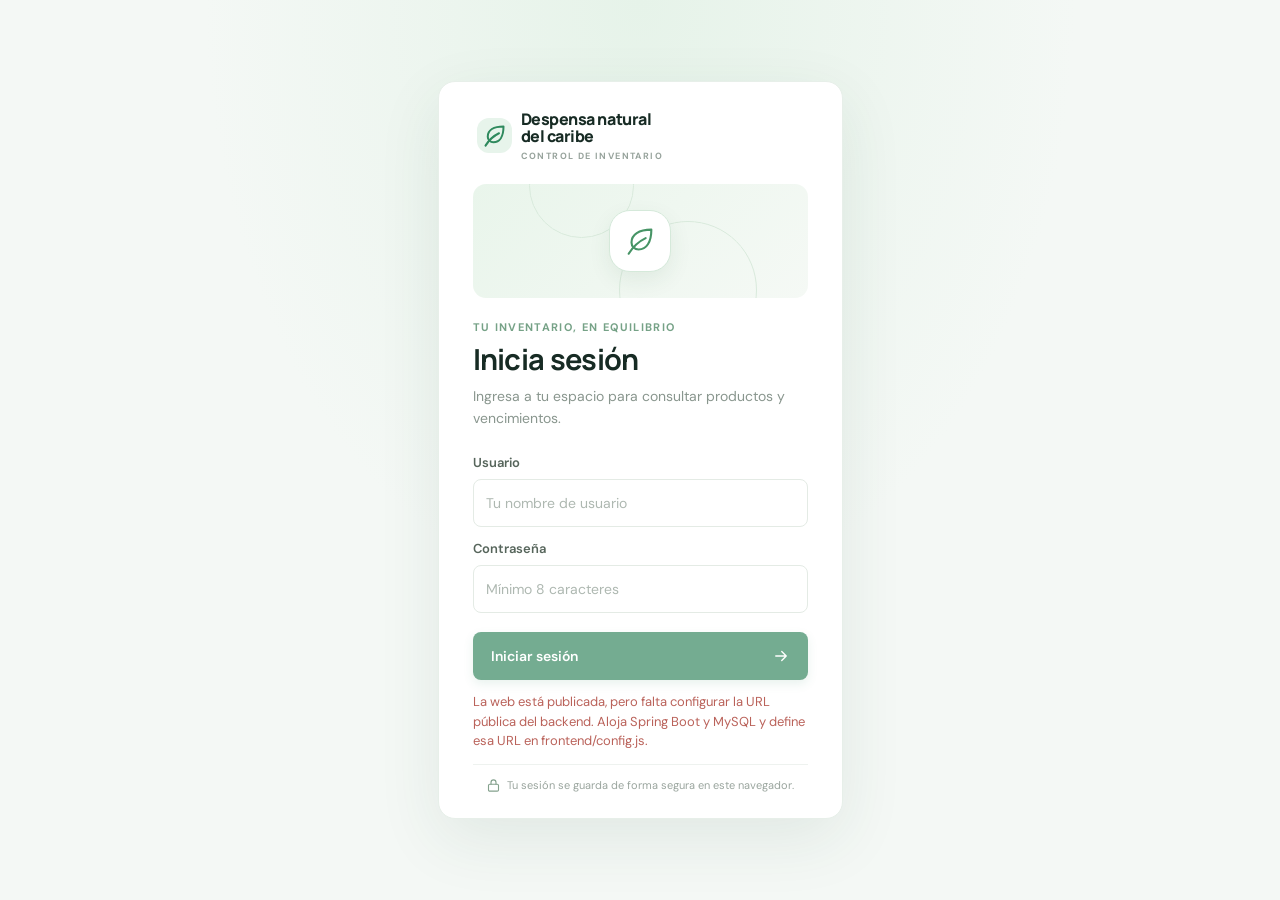
<file: frontend/index.html>
<!doctype html>
<html lang="es">
<head>
  <meta charset="UTF-8" />
  <meta name="viewport" content="width=device-width, initial-scale=1.0" />
  <meta name="theme-color" content="#f4f8f5" />
  <meta name="description" content="Panel de inventario y control de vencimientos por lote." />
  <title>Despensa natural del caribe | Control de inventario</title>
  <link rel="preconnect" href="https://fonts.googleapis.com" />
  <link rel="preconnect" href="https://fonts.gstatic.com" crossorigin />
  <link href="https://fonts.googleapis.com/css2?family=DM+Sans:wght@400;500;600;700&family=Manrope:wght@400;500;600;700;800&display=swap" rel="stylesheet" />
  <link rel="stylesheet" href="styles.css" />
  <link rel="stylesheet" href="management.css" />
  <script src="config.js"></script>
  <script src="app.js" defer></script>
</head>
<body>
  <main class="auth-gate" id="auth-gate" aria-labelledby="auth-title">
    <section class="auth-card">
      <a class="brand auth-brand" href="#inicio" aria-label="Despensa natural del caribe, control de inventario">
        <span class="brand-mark"><svg class="icon" viewBox="0 0 24 24" aria-hidden="true"><path d="M20 4c-8.8 0-14 3.4-14 9a5 5 0 0 0 5 5c5.6 0 9-5.2 9-14Z"/><path d="M4 21c3.2-5.2 7-8.6 12-11"/></svg></span>
        <span class="brand-name">Despensa natural<br>del caribe<small>CONTROL DE INVENTARIO</small></span>
      </a>
      <div class="auth-illustration" aria-hidden="true"><span class="auth-leaf"><svg class="icon" viewBox="0 0 24 24"><path d="M20 4c-8.8 0-14 3.4-14 9a5 5 0 0 0 5 5c5.6 0 9-5.2 9-14Z"/><path d="M4 21c3.2-5.2 7-8.6 12-11"/></svg></span><span class="auth-orbit orbit-one"></span><span class="auth-orbit orbit-two"></span></div>
      <p class="eyebrow" id="auth-kicker">TU INVENTARIO, EN EQUILIBRIO</p>
      <h1 id="auth-title">Inicia sesión</h1>
      <p class="auth-copy" id="auth-copy">Ingresa a tu espacio para consultar productos y vencimientos.</p>
      <form id="auth-form" class="auth-form">
        <label for="auth-username">Usuario</label>
        <input id="auth-username" name="username" type="text" autocomplete="username" minlength="3" maxlength="50" required placeholder="Tu nombre de usuario" />
        <label for="auth-password">Contraseña</label>
        <input id="auth-password" name="password" type="password" autocomplete="current-password" minlength="8" maxlength="128" required placeholder="Mínimo 8 caracteres" />
        <button id="auth-submit" class="primary-button auth-submit" type="submit">Iniciar sesión <svg class="icon" viewBox="0 0 24 24" aria-hidden="true"><path d="M5 12h14m-6-6 6 6-6 6"/></svg></button>
      </form>
      <p class="auth-message" id="auth-message" role="status" aria-live="polite"></p>
      <p class="auth-footnote"><svg class="icon lock-icon" viewBox="0 0 24 24" aria-hidden="true"><rect x="4" y="10" width="16" height="11" rx="2"/><path d="M8 10V7a4 4 0 1 1 8 0v3"/></svg> Tu sesión se guarda de forma segura en este navegador.</p>
    </section>
  </main>
  <div class="app-shell">
    <aside class="sidebar" id="sidebar">
      <a class="brand" href="#inicio" aria-label="Despensa natural del caribe, inicio">
        <span class="brand-mark"><svg class="icon" viewBox="0 0 24 24" aria-hidden="true"><path d="M20 4c-8.8 0-14 3.4-14 9a5 5 0 0 0 5 5c5.6 0 9-5.2 9-14Z"/><path d="M4 21c3.2-5.2 7-8.6 12-11"/></svg></span>
        <span class="brand-name">Despensa natural<br>del caribe<small>CONTROL DE INVENTARIO</small></span>
      </a>
      <div class="nav-label">MENÚ PRINCIPAL</div>
      <nav class="main-nav" aria-label="Navegación principal">
        <a class="nav-link active" href="#inicio" data-nav="inicio"><svg class="icon nav-icon" viewBox="0 0 24 24" aria-hidden="true"><path d="m3 10 9-7 9 7v10a1 1 0 0 1-1 1h-5v-7H9v7H4a1 1 0 0 1-1-1z"/></svg>Resumen</a>
        <a class="nav-link" href="#productos" data-nav="productos"><svg class="icon nav-icon" viewBox="0 0 24 24" aria-hidden="true"><rect x="3" y="3" width="8" height="8" rx="1.5"/><rect x="13" y="3" width="8" height="8" rx="1.5"/><rect x="3" y="13" width="8" height="8" rx="1.5"/><rect x="13" y="13" width="8" height="8" rx="1.5"/></svg>Productos<span class="nav-count" id="nav-product-count">—</span></a>
        <a class="nav-link" href="#lotes" data-nav="lotes"><svg class="icon nav-icon" viewBox="0 0 24 24" aria-hidden="true"><circle cx="12" cy="12" r="9"/><path d="M12 7v5l3 2"/></svg>Lotes y vencimientos</a>
        <a class="nav-link" href="#laboratorios" data-nav="laboratorios"><svg class="icon nav-icon" viewBox="0 0 24 24" aria-hidden="true"><path d="M9 3h6m-5 0v7l-5.5 8.4A2 2 0 0 0 6.2 21h11.6a2 2 0 0 0 1.7-2.6L14 10V3"/><path d="M8 16h8"/></svg>Laboratorios</a>
      </nav>
      <div class="sidebar-bottom">
        <div class="help-card"><svg class="icon help-spark" viewBox="0 0 24 24" aria-hidden="true"><circle cx="12" cy="12" r="9"/><path d="m8 12 2.5 2.5L16 9"/></svg><strong>Todo en orden</strong><p>Revisa tus lotes y mantén tu inventario al día.</p><a href="#lotes">Ver vencimientos <svg class="icon inline-icon" viewBox="0 0 24 24" aria-hidden="true"><path d="M5 12h14m-6-6 6 6-6 6"/></svg></a></div>
        <div class="profile"><div class="avatar" id="profile-avatar">CV</div><div class="profile-name"><strong id="profile-user">Control de inventario</strong><small>Cuenta activa</small></div><button class="logout-button" id="logout-button" type="button" title="Cerrar sesión" aria-label="Cerrar sesión"><svg class="icon" viewBox="0 0 24 24" aria-hidden="true"><path d="M10 17l5-5-5-5m5 5H3"/><path d="M12 3h6a2 2 0 0 1 2 2v14a2 2 0 0 1-2 2h-6"/></svg></button></div>
      </div>
    </aside>

    <main class="main-content" id="inicio">
      <header class="topbar">
        <button class="menu-toggle" id="menu-toggle" aria-label="Abrir menú"><svg class="icon" viewBox="0 0 24 24" aria-hidden="true"><path d="M4 6h16M4 12h16M4 18h16"/></svg></button>
        <div class="breadcrumb">Panel <span>/</span> <strong>Resumen</strong></div>
        <div class="top-actions"><div class="today" id="today"></div><button class="icon-button" id="refresh-button" title="Actualizar datos" aria-label="Actualizar datos"><svg viewBox="0 0 24 24" aria-hidden="true"><path d="M20 11a8 8 0 0 0-14.9-3M4 4v4h4M4 13a8 8 0 0 0 14.9 3M20 20v-4h-4"/></svg></button><div class="connection-pill" id="connection-pill"><i></i><span>Conectando…</span></div></div>
      </header>

      <section class="page-heading">
        <div><p class="eyebrow">TU INVENTARIO, EN EQUILIBRIO</p><h1>Buenos días <svg class="icon wave" viewBox="0 0 24 24" aria-label="hoja"><path d="M20 4c-8.8 0-14 3.4-14 9a5 5 0 0 0 5 5c5.6 0 9-5.2 9-14Z"/><path d="M4 21c3.2-5.2 7-8.6 12-11"/></svg></h1><p class="heading-copy">Aquí tienes el estado actual de tus productos y lotes.</p></div>
        <button class="primary-button" id="new-product-cta"><svg class="icon" viewBox="0 0 24 24" aria-hidden="true"><path d="M12 5v14M5 12h14"/></svg> Nuevo producto</button>
      </section>

      <div class="notice hidden" id="api-notice" role="status"><span class="notice-icon">!</span><div><strong>No pudimos conectar con el backend</strong><p id="api-error">Comprueba que la API esté ejecutándose y que la dirección configurada sea correcta.</p></div><button class="notice-retry" id="notice-retry">Reintentar</button></div>

      <section class="stats-grid" aria-label="Indicadores del inventario">
        <article class="stat-card"><div class="stat-top"><span class="stat-label">Productos registrados</span><span class="stat-icon green"><svg class="icon" viewBox="0 0 24 24" aria-hidden="true"><rect x="3" y="3" width="8" height="8" rx="1.5"/><rect x="13" y="3" width="8" height="8" rx="1.5"/><rect x="3" y="13" width="8" height="8" rx="1.5"/><rect x="13" y="13" width="8" height="8" rx="1.5"/></svg></span></div><div class="stat-value" id="stat-products">—</div><div class="stat-foot"><span class="foot-dot green-dot"></span><span>Referencias en tu inventario</span></div></article>
        <article class="stat-card"><div class="stat-top"><span class="stat-label">Lotes activos</span><span class="stat-icon mint"><svg class="icon" viewBox="0 0 24 24" aria-hidden="true"><path d="m12 3 9 5-9 5-9-5 9-5Z"/><path d="m3 12 9 5 9-5m-18 5 9 5 9-5"/></svg></span></div><div class="stat-value" id="stat-lots">—</div><div class="stat-foot"><span class="foot-dot mint-dot"></span><span><b id="stat-units">—</b> unidades registradas</span></div></article>
        <article class="stat-card"><div class="stat-top"><span class="stat-label" id="stat-expiring-label">Por vencer · 90 días</span><span class="stat-icon amber"><svg class="icon" viewBox="0 0 24 24" aria-hidden="true"><circle cx="12" cy="12" r="9"/><path d="M12 7v5l3 2"/></svg></span></div><div class="stat-value" id="stat-expiring">—</div><div class="stat-foot"><span class="foot-dot amber-dot"></span><span>Lotes que requieren atención</span></div></article>
        <article class="stat-card"><div class="stat-top"><span class="stat-label">Ya vencidos</span><span class="stat-icon rose"><svg class="icon" viewBox="0 0 24 24" aria-hidden="true"><path d="M12 3 2.8 19a1.4 1.4 0 0 0 1.2 2h16a1.4 1.4 0 0 0 1.2-2L12 3Z"/><path d="M12 9v5m0 3h.01"/></svg></span></div><div class="stat-value" id="stat-expired">—</div><div class="stat-foot"><span class="foot-dot rose-dot"></span><span>Revisa estos lotes pronto</span></div></article>
      </section>

      <section class="content-grid">
        <article class="panel expiry-panel" id="lotes">
          <div class="panel-heading"><div><div class="panel-title-row"><h2>Vencimientos próximos</h2><span class="live-tag"><i></i> EN SEGUIMIENTO</span></div><p>Productos que podrían necesitar tu atención</p></div><a class="text-link" href="#tabla-lotes">Ver todos <svg class="icon inline-icon" viewBox="0 0 24 24" aria-hidden="true"><path d="M5 12h14m-6-6 6 6-6 6"/></svg></a></div>
          <div class="expiry-summary" id="expiry-summary"><div class="summary-visual"><svg viewBox="0 0 48 48" aria-hidden="true"><path d="M24 5v7M24 36v7M5 24h7m24 0h7M10.6 10.6l5 5m16.8 16.8 5 5m0-26.8-5 5m-16.8 16.8-5 5"/><circle cx="24" cy="24" r="11"/><path d="M24 18v7l5 3"/></svg></div><div class="summary-main"><strong><span id="summary-count">—</span> lotes</strong><span>con fecha de vencimiento en los próximos <b id="summary-period">90</b> días</span></div><div class="summary-aside"><strong id="summary-units">—</strong><span>unidades en riesgo</span></div></div>
          <div class="period-control"><span>Ventana de alerta</span><div class="period-switch" role="group" aria-label="Cambiar periodo de alertas"><button class="period-button" data-days="30">30 días</button><button class="period-button" data-days="60">60 días</button><button class="period-button active" data-days="90">90 días</button></div></div><div class="mini-list" id="mini-expiry-list"><div class="loading-row"><span class="spinner"></span> Cargando vencimientos…</div></div>
        </article>
        <article class="panel distribution-panel">
          <div class="panel-heading"><div><h2>Vista de inventario</h2><p>Un vistazo a tus registros</p></div><span class="panel-menu" aria-hidden="true"><svg class="icon" viewBox="0 0 24 24"><circle cx="5" cy="12" r="1"/><circle cx="12" cy="12" r="1"/><circle cx="19" cy="12" r="1"/></svg></span></div>
          <div class="distribution-number"><strong id="distribution-total">—</strong><span>productos registrados</span></div>
          <div class="distribution-chart" id="distribution-chart" aria-label="Resumen de productos y laboratorios"><div class="chart-orbit"><div class="chart-core"><strong id="chart-lots">—</strong><span>lotes</span></div></div><div class="chart-legend"><div><i class="legend-dot"></i><span>Al día</span><strong id="legend-ok">—</strong></div><div><i class="legend-dot light"></i><span>Revisar</span><strong id="legend-risk">—</strong></div></div></div>
          <div class="distribution-note"><svg class="icon" viewBox="0 0 24 24" aria-hidden="true"><circle cx="12" cy="12" r="9"/><path d="M12 11v5m0-8h.01"/></svg><p>Organiza tus productos por presentación y laboratorio para encontrarlos fácilmente.</p></div>
        </article>
      </section>

      <section class="panel table-panel" id="productos">
        <div class="panel-heading table-heading"><div><h2>Productos</h2><p>Referencias y presentaciones de tu inventario</p></div><div class="table-tools"><label class="search-box"><svg viewBox="0 0 24 24" aria-hidden="true"><circle cx="10.8" cy="10.8" r="6.8"/><path d="m16 16 5 5"/></svg><input id="product-search" type="search" placeholder="Buscar producto…" aria-label="Buscar producto"></label><select class="select-control" id="laboratory-filter" aria-label="Filtrar por laboratorio"><option value="all">Todos los laboratorios</option></select><button class="tool-button" id="new-presentation-button" type="button"><svg class="icon" viewBox="0 0 24 24" aria-hidden="true"><path d="M12 5v14M5 12h14"/></svg>Presentación</button><button class="tool-button" id="export-products" title="Descargar productos en CSV"><svg class="icon" viewBox="0 0 24 24" aria-hidden="true"><path d="M12 3v12m-5-5 5 5 5-5M4 17v3h16v-3"/></svg>CSV</button><span class="result-count" id="product-result-count">—</span></div></div>
        <div class="table-wrap"><table><thead><tr><th>PRODUCTO</th><th>LABORATORIO</th><th>PRESENTACIONES</th><th>EXISTENCIAS</th><th>DESCRIPCIÓN</th><th>ACCIONES</th></tr></thead><tbody id="products-table"><tr><td colspan="6"><div class="loading-row"><span class="spinner"></span> Cargando productos…</div></td></tr></tbody></table></div><div class="table-footer"><span id="products-footer">Usa las acciones para editar o añadir presentaciones</span><span class="read-only-tag">INVENTARIO</span></div>
      </section>

      <section class="panel table-panel" id="laboratorios">
        <div class="panel-heading table-heading"><div><h2>Laboratorios</h2><p>Administra los proveedores de tus productos</p></div><div class="table-tools"><span class="result-count" id="laboratory-result-count">—</span><button class="primary-button compact-button" id="new-laboratory-button" type="button"><svg class="icon" viewBox="0 0 24 24" aria-hidden="true"><path d="M12 5v14M5 12h14"/></svg>Nuevo laboratorio</button></div></div>
        <div class="table-wrap"><table><thead><tr><th>LABORATORIO</th><th>CIUDAD</th><th>PRODUCTOS</th><th>ACCIONES</th></tr></thead><tbody id="laboratories-table"><tr><td colspan="4"><div class="loading-row"><span class="spinner"></span> Cargando laboratorios…</div></td></tr></tbody></table></div>
        <div class="table-footer"><span id="laboratories-footer">Agrega primero un laboratorio para asociarlo a productos</span><span class="read-only-tag">EDITABLE</span></div>
      </section>

      <section class="panel table-panel lot-table-panel" id="tabla-lotes">
        <div class="panel-heading table-heading"><div><h2>Lotes y existencias</h2><p>Registra unidades y fechas de vencimiento</p></div><div class="table-tools lot-tools"><label class="search-box lot-search"><svg viewBox="0 0 24 24" aria-hidden="true"><circle cx="10.8" cy="10.8" r="6.8"/><path d="m16 16 5 5"/></svg><input id="lot-search" type="search" placeholder="Buscar lote o producto…" aria-label="Buscar lote o producto"></label><div class="filter-tabs" role="group" aria-label="Filtrar lotes"><button class="filter-tab active" data-filter="all">Todos</button><button class="filter-tab" data-filter="soon">Por vencer</button><button class="filter-tab" data-filter="expired">Vencidos</button></div><button class="tool-button" id="new-lot-button" type="button"><svg class="icon" viewBox="0 0 24 24" aria-hidden="true"><path d="M12 5v14M5 12h14"/></svg>Registrar lote</button><button class="tool-button" id="export-lots" title="Descargar lotes filtrados en CSV"><svg class="icon" viewBox="0 0 24 24" aria-hidden="true"><path d="M12 3v12m-5-5 5 5 5-5M4 17v3h16v-3"/></svg>CSV</button><button class="tool-button print-button" id="print-report" title="Imprimir resumen"><svg class="icon" viewBox="0 0 24 24" aria-hidden="true"><path d="M6 9V3h12v6M6 18H4a2 2 0 0 1-2-2v-5a2 2 0 0 1 2-2h16a2 2 0 0 1 2 2v5a2 2 0 0 1-2 2h-2"/><path d="M6 14h12v7H6zM18 12h.01"/></svg>Imprimir</button></div></div>
        <div class="table-wrap"><table><thead><tr><th>PRODUCTO / LOTE</th><th>PRESENTACIÓN</th><th>FECHA DE INGRESO</th><th>VENCIMIENTO</th><th>CANTIDAD</th><th>ESTADO</th><th>ACCIONES</th></tr></thead><tbody id="lots-table"><tr><td colspan="7"><div class="loading-row"><span class="spinner"></span> Cargando lotes…</div></td></tr></tbody></table></div><div class="table-footer"><span id="lots-footer">Registra aquí cada ingreso de existencias</span><span class="read-only-tag">EDITABLE</span></div>
      </section>
      <footer class="page-footer"><span><svg class="icon footer-leaf" viewBox="0 0 24 24" aria-hidden="true"><path d="M20 4c-8.8 0-14 3.4-14 9a5 5 0 0 0 5 5c5.6 0 9-5.2 9-14Z"/><path d="M4 21c3.2-5.2 7-8.6 12-11"/></svg> Despensa natural del caribe</span><span>Panel de control de inventario y vencimientos</span></footer>
    </main>
  </div>
  <dialog class="editor-dialog" id="editor-dialog" aria-labelledby="editor-title">
    <form id="editor-form" class="editor-form" novalidate>
      <header class="editor-header"><div><p class="eyebrow" id="editor-kicker">INVENTARIO</p><h2 id="editor-title">Nuevo registro</h2><p id="editor-description">Completa los datos para guardar el registro.</p></div><button class="dialog-close" id="editor-close" type="button" aria-label="Cerrar"><svg class="icon" viewBox="0 0 24 24" aria-hidden="true"><path d="m18 6-12 12M6 6l12 12"/></svg></button></header>
      <div id="editor-fields" class="editor-fields"></div>
      <p class="editor-message" id="editor-message" role="status" aria-live="polite"></p>
      <footer class="editor-footer"><button class="secondary-button" id="editor-cancel" type="button">Cancelar</button><button class="primary-button" id="editor-submit" type="submit"><svg class="icon" viewBox="0 0 24 24" aria-hidden="true"><path d="m5 12 4 4L19 6"/></svg>Guardar</button></footer>
    </form>
  </dialog>
  <div class="app-toast" id="app-toast" role="status" aria-live="polite"></div>
</body>
</html>
</file>
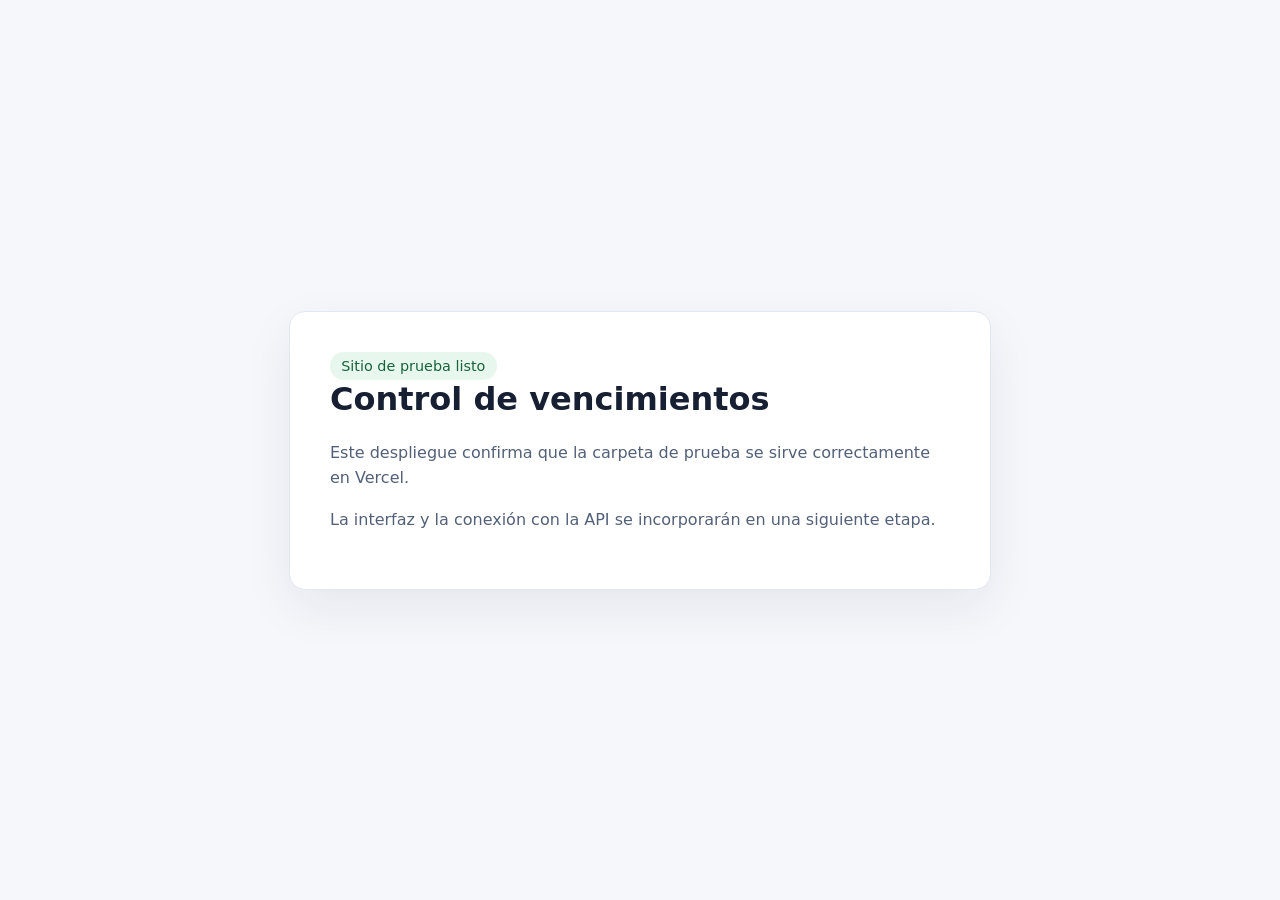
<file: vercel-test/index.html>
<!doctype html>
<html lang="es">
  <head>
    <meta charset="UTF-8" />
    <meta name="viewport" content="width=device-width, initial-scale=1.0" />
    <meta name="theme-color" content="#f5f7fb" />
    <title>Control de vencimientos | Prueba</title>
    <style>
      :root { font-family: system-ui, sans-serif; color: #172033; background: #f5f7fb; }
      body { min-height: 100vh; margin: 0; display: grid; place-items: center; }
      main { width: min(90%, 620px); padding: 2.5rem; background: white; border: 1px solid #e2e8f0; border-radius: 1rem; box-shadow: 0 18px 50px #17203312; }
      h1 { margin-top: 0; }
      p { color: #526078; line-height: 1.6; }
      .status { display: inline-block; padding: .4rem .7rem; color: #17633a; background: #e8f7ee; border-radius: 999px; font-size: .9rem; }
    </style>
  </head>
  <body>
    <main>
      <span class="status">Sitio de prueba listo</span>
      <h1>Control de vencimientos</h1>
      <p>Este despliegue confirma que la carpeta de prueba se sirve correctamente en Vercel.</p>
      <p>La interfaz y la conexión con la API se incorporarán en una siguiente etapa.</p>
    </main>
  </body>
</html>
</file>
<file: frontend/styles.css>
:root{--ink:#172b24;--muted:#829089;--green:#27845b;--green-dark:#176341;--green-soft:#eaf5ee;--mint:#46a878;--line:#e9efeb;--surface:#fff;--canvas:#f5f8f6;--amber:#d59636;--rose:#cc6258;--shadow:0 8px 28px rgba(35,76,54,.045);font-family:"DM Sans",sans-serif;color:var(--ink);font-synthesis:none;text-rendering:optimizeLegibility}*{box-sizing:border-box}html{scroll-behavior:smooth;scroll-padding-top:90px}body{margin:0;background:var(--canvas);font-size:14px;-webkit-font-smoothing:antialiased}.app-shell{min-height:100vh}.sidebar{position:fixed;inset:0 auto 0 0;width:252px;padding:29px 19px 17px;background:#fff;border-right:1px solid #edf1ee;display:flex;flex-direction:column;z-index:10}.brand{display:flex;align-items:center;gap:10px;padding:1px 10px 44px;text-decoration:none;color:var(--ink)}.brand-mark{width:35px;height:35px;border-radius:12px;background:#e7f4eb;color:#2f8a5e;display:grid;place-items:center}.brand-mark svg{width:27px;height:27px}.brand-name{font:800 22px/1 Manrope,sans-serif;letter-spacing:-1px}.brand-name>span{color:#51a777}.brand-name small{display:block;margin-top:6px;font:700 8px/1 "DM Sans",sans-serif;letter-spacing:1.4px;color:#97a39c}.nav-label,.eyebrow{font-size:9px;font-weight:700;letter-spacing:1.35px;color:#a0aaa4}.nav-label{padding:0 12px 13px}.main-nav{display:grid;gap:5px}.nav-link{height:43px;padding:0 12px;display:flex;align-items:center;gap:12px;text-decoration:none;color:#77847c;font-size:12px;font-weight:600;border-radius:9px;transition:background .2s,color .2s,transform .2s}.nav-link:hover{background:#f5f8f5;color:var(--green);transform:translateX(2px)}.nav-link.active{background:#eaf5ee;color:#24744e}.nav-icon{width:17px;font-size:18px;text-align:center;line-height:1}.nav-count{margin-left:auto;padding:3px 7px;border-radius:20px;background:#fff;color:#56926e;font-size:10px}.sidebar-bottom{margin-top:auto}.help-card{padding:17px 15px 15px;background:#f2f8f3;border:1px solid #e8f1e9;border-radius:11px;position:relative;overflow:hidden}.help-card:after{content:"";position:absolute;width:85px;height:85px;right:-27px;top:-37px;border-radius:50%;background:#e6f1e7}.help-spark{position:absolute;right:14px;top:14px;color:#57a676;font-size:17px;z-index:1}.help-card strong{font:700 12px Manrope,sans-serif}.help-card p{margin:7px 0 13px;max-width:155px;color:#87948b;font-size:10px;line-height:1.6}.help-card a{color:#34835a;text-decoration:none;font-size:10px;font-weight:700}.help-card a span{padding-left:4px}.profile{display:flex;align-items:center;gap:9px;padding:19px 4px 0}.avatar{width:33px;height:33px;border-radius:50%;display:grid;place-items:center;background:#e8f2eb;color:#44845d;font-size:10px;font-weight:700}.profile strong,.profile small{display:block}.profile strong{font-size:10px}.profile small{margin-top:4px;color:#9aa49e;font-size:9px}.profile-dots{margin-left:auto;color:#98a29c;font-size:19px}.main-content{margin-left:252px;max-width:1680px;padding:0 43px 20px}.topbar{height:70px;display:flex;align-items:center;justify-content:space-between;border-bottom:1px solid #e9efeb}.breadcrumb{font-size:11px;color:#9aa49e}.breadcrumb span{padding:0 9px;color:#c2cbc4}.breadcrumb strong{font-weight:600;color:#506057}.top-actions{display:flex;align-items:center;gap:13px}.today{font-size:10px;color:#87938b}.icon-button{width:31px;height:31px;border:1px solid var(--line);border-radius:8px;background:#fff;color:#75847a;display:grid;place-items:center;cursor:pointer;transition:all .2s}.icon-button:hover{border-color:#b7d6c1;background:#f2f8f3;color:#2c8054;transform:rotate(-24deg)}.icon-button svg,.search-box svg{width:15px;height:15px;fill:none;stroke:currentColor;stroke-width:1.7;stroke-linecap:round;stroke-linejoin:round}.connection-pill{display:flex;align-items:center;gap:7px;padding:7px 10px;border-radius:20px;background:#eef6f0;color:#528064;font-size:9px;font-weight:600}.connection-pill i,.live-tag i{width:6px;height:6px;background:#56ad78;border-radius:50%;box-shadow:0 0 0 3px #dbefe1;animation:pulse 2.4s infinite}.connection-pill.offline{background:#fff1ef;color:#ae625c}.connection-pill.offline i{background:#d57769;box-shadow:0 0 0 3px #f9e2df;animation:none}.page-heading{display:flex;align-items:flex-end;justify-content:space-between;padding:34px 0 22px}.eyebrow{margin:0 0 9px;color:#76a287;font-size:8px}.page-heading h1{margin:0;font:700 27px/1.2 Manrope,sans-serif;letter-spacing:-1.1px}.wave{display:inline-block;color:#7db18a;font-size:20px;animation:wave 3s ease-in-out infinite}.heading-copy{margin:8px 0 0;color:#87938c;font-size:11px}.primary-button{display:flex;align-items:center;gap:8px;padding:10px 14px;border:0;border-radius:8px;background:#2b8157;color:white;font:600 10px "DM Sans",sans-serif;box-shadow:0 4px 10px #27845b26;cursor:pointer;transition:all .2s}.primary-button:hover{background:#216e49;transform:translateY(-2px);box-shadow:0 7px 14px #27845b30}.primary-button span{font-size:15px}.primary-button:disabled{opacity:.6;cursor:wait}.notice{display:flex;gap:12px;align-items:center;padding:13px 15px;margin-bottom:15px;background:#fff5ee;border:1px solid #f2ddc9;border-radius:9px;color:#805632}.notice.hidden{display:none}.notice-icon{width:25px;height:25px;flex:none;display:grid;place-items:center;border-radius:50%;background:#ffead9;color:#b76b35;font-weight:800}.notice strong{font-size:10px}.notice p{margin:3px 0 0;color:#9b7b5d;font-size:9px}.notice-retry{margin-left:auto;padding:7px 10px;border:1px solid #ead1b9;border-radius:6px;background:#fff;color:#946039;font-size:9px;font-weight:700;cursor:pointer}.stats-grid{display:grid;grid-template-columns:repeat(4,minmax(0,1fr));gap:13px;margin-bottom:16px}.stat-card,.panel{background:var(--surface);border:1px solid #edf1ee;border-radius:11px;box-shadow:var(--shadow)}.stat-card{padding:16px 17px 14px;min-height:111px;animation:rise .45s both}.stat-card:nth-child(2){animation-delay:.06s}.stat-card:nth-child(3){animation-delay:.12s}.stat-card:nth-child(4){animation-delay:.18s}.stat-top{display:flex;justify-content:space-between;align-items:center}.stat-label{font-size:10px;color:#849088;font-weight:500}.stat-icon{width:25px;height:25px;display:grid;place-items:center;border-radius:8px;font-size:14px}.stat-icon.green{background:#eaf5ee;color:#3c9465}.stat-icon.mint{background:#e9f7f3;color:#55a58c}.stat-icon.amber{background:#fbf3e5;color:#c8943e}.stat-icon.rose{background:#fff0ee;color:#cb7068}.stat-value{margin:7px 0 5px;font:700 25px/1 Manrope,sans-serif;letter-spacing:-1px}.stat-foot{display:flex;align-items:center;gap:6px;color:#9aa49d;font-size:9px}.stat-foot b{color:#68766e;font-weight:600}.foot-dot{width:5px;height:5px;border-radius:50%}.green-dot{background:#57a779}.mint-dot{background:#69b89d}.amber-dot{background:#dda44c}.rose-dot{background:#d8786e}.content-grid{display:grid;grid-template-columns:minmax(0,1.72fr) minmax(265px,.9fr);gap:14px;margin-bottom:15px}.panel{overflow:hidden}.expiry-panel,.distribution-panel{padding:18px 19px 14px}.panel-heading{display:flex;justify-content:space-between;align-items:flex-start;gap:12px}.panel-heading h2{margin:0;font:700 13px Manrope,sans-serif;letter-spacing:-.2px}.panel-heading p{margin:5px 0 0;color:#96a099;font-size:9px}.panel-title-row{display:flex;align-items:center;gap:9px}.live-tag{display:flex;align-items:center;gap:6px;padding:5px 7px;border-radius:10px;background:#f0f7f1;color:#70a281;font-size:7px;font-weight:700;letter-spacing:.6px}.live-tag i{width:4px;height:4px;box-shadow:none}.text-link{padding-top:3px;text-decoration:none;color:#41825c;font-size:9px;font-weight:700}.text-link span{padding-left:3px}.expiry-summary{display:flex;align-items:center;gap:12px;margin:17px 0 10px;padding:11px 13px;background:#f3f8f4;border:1px solid #eaf1eb;border-radius:9px}.summary-visual{width:35px;height:35px;flex:none;display:grid;place-items:center;border-radius:9px;background:#e4f1e7;color:#4b9a69}.summary-visual svg{width:21px;fill:none;stroke:currentColor;stroke-width:1.6;stroke-linecap:round}.summary-main{display:grid;gap:4px}.summary-main strong{font:700 11px Manrope,sans-serif}.summary-main>span,.summary-aside span{color:#93a097;font-size:8px}.summary-aside{display:grid;gap:3px;margin-left:auto;text-align:right}.summary-aside strong{font:700 14px Manrope,sans-serif;color:#347d53}.mini-list{display:grid}.mini-item{display:grid;grid-template-columns:minmax(0,1fr) auto auto;align-items:center;gap:13px;min-height:39px;border-bottom:1px solid #f0f3f1}.mini-item:last-child{border-bottom:0}.mini-product{display:flex;align-items:center;gap:8px;min-width:0}.product-avatar{width:25px;height:25px;flex:none;display:grid;place-items:center;border-radius:8px;background:#edf5ef;color:#5a9671;font-size:10px;font-weight:700}.mini-product strong,.mini-product small{display:block;overflow:hidden;text-overflow:ellipsis;white-space:nowrap}.mini-product strong{font-size:9px;font-weight:600}.mini-product small{margin-top:3px;color:#a1aaa4;font-size:8px}.mini-date{color:#8b978e;font-size:8px;white-space:nowrap}.status-badge{padding:4px 7px;border-radius:20px;background:#fdf3e3;color:#b18439;font-size:7px;font-weight:700;white-space:nowrap}.status-badge.expired{background:#fff0ee;color:#bb6259}.status-badge.ok{background:#edf6ef;color:#58926b}.empty-state{padding:19px 8px;color:#91a097;text-align:center;font-size:9px}.distribution-number{display:flex;align-items:baseline;gap:7px;margin:16px 0 3px}.distribution-number strong{font:700 21px Manrope,sans-serif;letter-spacing:-.6px}.distribution-number span{color:#97a199;font-size:8px}.distribution-chart{display:flex;align-items:center;justify-content:space-around;gap:10px;padding:8px 0 12px}.chart-orbit{width:105px;height:105px;flex:none;display:grid;place-items:center;border-radius:50%;background:conic-gradient(#33885b 0 70%,#b9dec4 70% 100%);position:relative;animation:turn-in .8s ease-out}.chart-orbit:before{content:"";position:absolute;inset:9px;border-radius:50%;background:#fff}.chart-core{position:relative;display:grid;text-align:center;gap:2px}.chart-core strong{font:700 21px Manrope,sans-serif}.chart-core span{font-size:7px;color:#9ba59e}.chart-legend{display:grid;gap:12px;min-width:105px}.chart-legend>div{display:grid;grid-template-columns:7px 1fr auto;align-items:center;gap:6px;color:#929d95;font-size:8px}.chart-legend strong{color:#43554a;font-size:9px}.legend-dot{width:6px;height:6px;border-radius:50%;background:#33885b}.legend-dot.light{background:#b9dec4}.distribution-note{display:flex;gap:7px;align-items:flex-start;padding:9px 10px;background:#f5f8f5;border-radius:7px;color:#89a08f}.distribution-note>span{font-size:10px;color:#64a17a}.distribution-note p{margin:0;color:#9aa49d;font-size:8px;line-height:1.5}.table-panel{margin-bottom:14px}.table-heading{align-items:center;padding:17px 19px 13px}.table-tools{display:flex;align-items:center;gap:9px}.search-box{height:30px;min-width:178px;padding:0 9px;display:flex;align-items:center;gap:7px;border:1px solid #ebf0ec;border-radius:7px;color:#97a39b}.search-box input{width:100%;border:0;outline:0;background:transparent;color:#4e5c53;font:9px "DM Sans",sans-serif}.search-box input::placeholder{color:#aab3ad}.result-count{color:#a0aaa3;font-size:9px}.table-wrap{overflow:auto}table{width:100%;border-collapse:collapse;text-align:left;white-space:nowrap}thead{background:#f8faf8}th{height:32px;padding:0 18px;color:#9ba69e;font-size:7px;font-weight:700;letter-spacing:.7px}td{height:46px;padding:0 18px;border-bottom:1px solid #f0f3f1;color:#77847b;font-size:9px}tbody tr{transition:background .15s}tbody tr:hover{background:#fbfdfb}tbody tr:last-child td{border-bottom:0}.table-product{display:flex;align-items:center;gap:9px}.table-product .product-avatar{width:27px;height:27px}.table-product strong,.table-product small{display:block}.table-product strong{color:#47564c;font-size:9px;font-weight:600}.table-product small{margin-top:3px;color:#a2aba5;font-size:8px}.cell-muted{color:#a0aaa3}.table-footer{display:flex;align-items:center;justify-content:space-between;padding:9px 18px;border-top:1px solid #f0f3f1;color:#9ca69f;font-size:8px}.read-only-tag{padding:4px 6px;border:1px solid #e9efea;border-radius:5px;color:#9aa59d;font-size:7px;font-weight:700;letter-spacing:.4px}.filter-tabs{display:flex;gap:3px;padding:3px;border:1px solid #edf1ee;border-radius:7px;background:#f9fbf9}.filter-tab{padding:6px 9px;border:0;border-radius:5px;background:transparent;color:#8e9a91;font:600 8px "DM Sans",sans-serif;cursor:pointer;transition:all .15s}.filter-tab:hover{color:#347b52}.filter-tab.active{background:white;color:#347b52;box-shadow:0 1px 4px #173e2412}.loading-row{height:56px;display:flex;align-items:center;justify-content:center;gap:8px;color:#9aa69d;font-size:9px}.spinner{width:13px;height:13px;border:1.5px solid #d9e8dc;border-top-color:#4b9968;border-radius:50%;animation:spin .8s linear infinite}.page-footer{display:flex;justify-content:space-between;padding:5px 2px 0;color:#a4ada7;font-size:8px}.footer-leaf{color:#64a47a}.menu-toggle{display:none}.empty-cell{text-align:center!important;color:#9ba69e!important;height:75px}.lot-table-panel{scroll-margin-top:22px}#productos,#laboratorios,#lotes{scroll-margin-top:25px}@keyframes spin{to{transform:rotate(360deg)}}@keyframes pulse{50%{box-shadow:0 0 0 5px #dbefe100}}@keyframes rise{from{opacity:0;transform:translateY(9px)}to{opacity:1;transform:translateY(0)}}@keyframes wave{0%,100%{transform:rotate(0)}20%{transform:rotate(14deg)}40%{transform:rotate(-8deg)}60%{transform:rotate(8deg)}}@keyframes turn-in{from{transform:rotate(-70deg);opacity:.3}to{transform:rotate(0);opacity:1}}@media(min-width:1500px){.main-content{padding-right:60px;padding-left:60px}.stats-grid{gap:17px}.stat-card{padding:19px 20px}.content-grid{gap:17px}}@media(max-width:1120px){.sidebar{width:220px}.main-content{margin-left:220px;padding:0 25px 20px}.stats-grid{grid-template-columns:repeat(2,minmax(0,1fr))}.content-grid{grid-template-columns:minmax(0,1.45fr) minmax(245px,.9fr)}.distribution-chart{justify-content:center;gap:17px}}@media(max-width:800px){.sidebar{width:252px;transform:translateX(-102%);transition:transform .25s;box-shadow:12px 0 30px #1d362016}.sidebar.open{transform:translateX(0)}.main-content{margin-left:0;padding:0 22px 18px}.menu-toggle{display:grid;place-items:center;width:30px;height:30px;margin-right:11px;border:1px solid var(--line);border-radius:7px;background:white;color:#718078;cursor:pointer}.topbar{justify-content:flex-start}.top-actions{margin-left:auto}.content-grid{grid-template-columns:1fr 1fr}}@media(max-width:620px){.main-content{padding:0 14px 16px}.topbar{height:58px}.today{display:none}.connection-pill{padding:7px}.connection-pill span{display:none}.page-heading{align-items:flex-start;gap:13px;padding:25px 0 18px}.page-heading h1{font-size:23px}.heading-copy{max-width:250px;line-height:1.5}.primary-button{width:35px;height:35px;flex:none;justify-content:center;padding:0;font-size:0}.primary-button span{font-size:18px}.stats-grid{gap:9px}.stat-card{padding:13px 12px;min-height:105px}.stat-label{font-size:9px}.stat-value{font-size:23px}.stat-foot{font-size:8px}.content-grid{grid-template-columns:1fr}.distribution-chart{justify-content:space-evenly}.table-heading{align-items:flex-start;flex-direction:column;padding:15px 14px 12px}.table-tools{width:100%;justify-content:space-between}.search-box{flex:1}.filter-tabs{max-width:100%;overflow:auto}.filter-tab{padding:6px 7px;white-space:nowrap}.expiry-panel,.distribution-panel{padding:15px}.panel-title-row{flex-wrap:wrap}.panel-heading h2{font-size:12px}th,td{padding-right:13px;padding-left:13px}.page-footer{font-size:7px}.notice{align-items:flex-start}.notice-retry{flex:none}.summary-aside{min-width:60px}}@media(prefers-reduced-motion:reduce){*,*::before,*::after{scroll-behavior:auto!important;animation-duration:.01ms!important;animation-iteration-count:1!important;transition-duration:.01ms!important}}
/* Funciones de consulta: rango de alertas, filtros, exportación e impresión */
.period-control{display:flex;align-items:center;justify-content:space-between;gap:12px;padding:0 1px 10px;color:#91a097;font-size:8px}.period-switch{display:flex;gap:3px;padding:3px;border:1px solid #edf1ee;border-radius:7px;background:#f9fbf9}.period-button{padding:5px 8px;border:0;border-radius:5px;background:transparent;color:#8e9a91;font:600 8px "DM Sans",sans-serif;cursor:pointer;transition:all .15s}.period-button:hover{color:#347b52}.period-button.active{background:#fff;color:#347b52;box-shadow:0 1px 4px #173e2412}.select-control{height:30px;max-width:160px;padding:0 23px 0 8px;border:1px solid #ebf0ec;border-radius:7px;background:#fff;color:#77847b;font:9px "DM Sans",sans-serif;outline:none}.select-control:focus,.search-box:focus-within{border-color:#acd1b7;box-shadow:0 0 0 3px #eaf5ee}.tool-button{height:30px;padding:0 9px;border:1px solid #e7eee8;border-radius:7px;background:white;color:#4e8662;font:600 8px "DM Sans",sans-serif;white-space:nowrap;cursor:pointer;transition:all .16s}.tool-button:hover{border-color:#b9d8c1;background:#f3f8f4;transform:translateY(-1px)}.lot-tools{flex-wrap:wrap;justify-content:flex-end}.lot-search{min-width:175px}.summary-main>span b{color:#718178;font-weight:700}.table-panel:target{box-shadow:0 0 0 3px #e6f2e9, var(--shadow)}
@media(max-width:1120px){.table-heading>.table-tools{flex-wrap:wrap;justify-content:flex-end}.select-control{max-width:140px}}
@media(max-width:620px){.period-control{align-items:flex-start;flex-direction:column;gap:6px}.period-button{padding:6px 10px}.table-tools{flex-wrap:wrap}.table-heading>.table-tools{justify-content:flex-start}.select-control{flex:1;max-width:none}.lot-tools{justify-content:flex-start}.lot-search{flex-basis:100%;max-width:100%}.filter-tabs{flex:1;justify-content:space-around}.print-button{font-size:0}.print-button:first-letter{font-size:13px}}
@media print{body{background:white}.sidebar,.topbar,.primary-button,.icon-button,.connection-pill,.table-tools,.notice,.help-card,.profile,.read-only-tag,.page-footer .footer-leaf{display:none!important}.main-content{max-width:none;margin:0;padding:0 10px}.page-heading{padding:10px 0}.stats-grid{grid-template-columns:repeat(4,1fr)}.content-grid{grid-template-columns:1.6fr 1fr}.stat-card,.panel{box-shadow:none;break-inside:avoid}.table-panel{break-inside:avoid}.table-wrap{overflow:visible}table{white-space:normal}th,td{padding:6px;font-size:8px}.page-footer{border-top:1px solid #ddd;margin-top:10px}}
/* Inicio de sesión y estado autenticado */
.auth-gate{min-height:100vh;padding:24px;display:grid;place-items:center;background:radial-gradient(ellipse at 50% 0%,#e6f3e9 0,transparent 48%),#f4f8f5}.auth-card{width:min(100%,405px);padding:29px 34px 25px;background:#fff;border:1px solid #e7efe9;border-radius:17px;box-shadow:0 20px 65px rgba(35,76,54,.09);position:relative;overflow:hidden;animation:rise .42s both}.auth-brand{padding:0 0 19px;position:relative;z-index:1}.auth-illustration{height:114px;margin:4px 0 22px;display:grid;place-items:center;position:relative;overflow:hidden;border-radius:13px;background:linear-gradient(135deg,#e9f5eb,#f5f9f5)}.auth-leaf{display:grid;place-items:center;width:62px;height:62px;border:1px solid #d5e9da;border-radius:21px;background:#fff;color:#479466;font-size:37px;box-shadow:0 8px 22px #245b3714;z-index:1;animation:wave 4s ease-in-out infinite}.auth-orbit{position:absolute;width:105px;height:105px;border:1px solid #d9eadc;border-radius:50%}.orbit-one{left:17%;top:-51px}.orbit-two{right:15%;bottom:-61px;width:138px;height:138px}.auth-card>.eyebrow{margin:0 0 8px}.auth-card h1{margin:0;font:700 25px/1.2 Manrope,sans-serif;letter-spacing:-.7px}.auth-copy{margin:8px 0 20px;color:#89968e;font-size:11px;line-height:1.6}.auth-form{display:grid;gap:8px}.auth-form label{margin-top:5px;color:#56655b;font-size:10px;font-weight:600}.auth-form input{height:41px;padding:0 12px;border:1px solid #e4ebe5;border-radius:8px;outline:none;color:#35443a;font:11px "DM Sans",sans-serif;transition:border .18s,box-shadow .18s}.auth-form input:focus{border-color:#8ebd9c;box-shadow:0 0 0 3px #eaf5ee}.auth-form input::placeholder{color:#aeb8b1}.auth-submit{width:100%;height:41px;justify-content:space-between;margin-top:11px;padding:0 14px;font-size:11px}.auth-message{min-height:16px;margin:12px 0 4px;color:#4b8a5e;font-size:10px;line-height:1.5}.auth-message.error{color:#ba625a}.auth-footnote{margin:13px 0 0;padding-top:13px;border-top:1px solid #eef2ef;color:#9aa59e;font-size:8px;text-align:center}.auth-footnote span{padding-right:4px}.logout-button{width:29px;height:29px;margin-left:auto;border:1px solid #eaf0eb;border-radius:7px;background:#fff;color:#7c8a80;cursor:pointer;transition:all .16s}.logout-button:hover{background:#fff1ef;border-color:#f0d5d1;color:#ba625a}.profile-name{min-width:0}.profile-name strong{max-width:125px;overflow:hidden;text-overflow:ellipsis;white-space:nowrap}.auth-submit:disabled{cursor:wait;opacity:.65}body:not(.authenticated) .app-shell{display:none}body.authenticated .auth-gate{display:none}
@media(max-width:620px){.auth-gate{padding:15px}.auth-card{padding:24px 23px 21px}.auth-illustration{height:95px;margin-bottom:18px}}
:root{--icon-size:16px}.icon{width:var(--icon-size);height:var(--icon-size);flex:none;fill:none;stroke:currentColor;stroke-width:1.8;stroke-linecap:round;stroke-linejoin:round}.nav-icon{--icon-size:17px;font-size:inherit}.stat-icon .icon{--icon-size:15px}.wave{width:21px;height:21px;vertical-align:-2px;animation:leaf-sway 4s ease-in-out infinite}.auth-leaf{font-size:inherit}.auth-leaf .icon{--icon-size:34px;stroke-width:1.5}.auth-footnote{display:flex;align-items:center;justify-content:center;gap:6px}.lock-icon{--icon-size:13px;color:#84a18d}.help-spark{position:absolute;right:14px;top:14px;z-index:1;width:19px;height:19px;color:#57a676}.help-card a{display:inline-flex;align-items:center;gap:4px}.inline-icon{--icon-size:12px}.logout-button{display:grid;place-items:center}.logout-button .icon{--icon-size:15px}.menu-toggle .icon{--icon-size:17px}.primary-button .icon{--icon-size:15px}.tool-button{display:inline-flex;align-items:center;justify-content:center;gap:5px}.tool-button .icon{--icon-size:13px}.panel-menu .icon{--icon-size:17px;color:#9aa59e}.distribution-note>svg{--icon-size:14px;color:#64a17a}.footer-leaf{width:14px;height:14px;margin-right:4px;vertical-align:-3px;fill:none;stroke:currentColor;stroke-width:1.7;stroke-linecap:round;stroke-linejoin:round}.laboratory-avatar .icon{--icon-size:15px}.stat-icon{font-size:inherit}.auth-footnote span{padding-right:0}.primary-button span{font-size:inherit}@keyframes leaf-sway{0%,100%{transform:rotate(0)}50%{transform:rotate(8deg)}}
</file>
<file: frontend/management.css>
/* Formularios de inventario, acciones de tabla y tipografía legible. */
:root {
  --icon-size: 18px;
}

body { font-size: 16px; }
.nav-icon { --icon-size: 20px; }
.brand { gap: 9px; padding-right: 4px; padding-left: 4px; }
.brand-name { font-size: 16px; line-height: 1.08; letter-spacing: -.45px; }
.stat-icon .icon { --icon-size: 18px; }
.inline-icon { --icon-size: 16px; }
.nav-link { height: 48px; font-size: 15px; }
.nav-label, .eyebrow { font-size: 11px; }
.brand-name small { font-size: 9px; }
.breadcrumb { font-size: 13px; }
.today { font-size: 12px; }
.connection-pill { font-size: 11px; }
.page-heading { padding-top: 38px; padding-bottom: 27px; }
.page-heading h1 { font-size: 32px; }
.heading-copy { font-size: 15px; }
.primary-button { min-height: 44px; padding: 0 18px; font-size: 14px; }
.primary-button .icon { --icon-size: 18px; }
.notice strong { font-size: 14px; }
.notice p { font-size: 13px; }
.notice-retry { font-size: 12px; }
.stat-card { min-height: 128px; padding: 20px; }
.stat-label { font-size: 14px; }
.stat-value { font-size: 31px; }
.stat-foot { font-size: 12px; }
.panel-heading h2 { font-size: 18px; }
.panel-heading p { font-size: 13px; }
.live-tag { font-size: 11px; }
.text-link { font-size: 13px; }
.summary-main strong { font-size: 14px; }
.summary-main > span, .summary-aside span { font-size: 11px; }
.summary-aside strong { font-size: 17px; }
.period-control { padding-bottom: 13px; font-size: 12px; }
.period-control > span { color: #506257; font-size: 14px; font-weight: 600; }
.period-switch { gap: 5px; padding: 5px; }
.period-button { min-width: 88px; min-height: 42px; padding: 9px 14px; border: 1px solid transparent; border-radius: 8px; color: #526359; font-size: 14px; font-weight: 700; }
.period-button.active { border-color: #24754c; background: #27845b; color: #fff; box-shadow: 0 3px 8px #17634135; }
.period-button.active:hover { color: #fff; }
.mini-item { min-height: 52px; }
.mini-product strong { font-size: 12px; }
.mini-product small, .mini-date { font-size: 11px; }
.status-badge { padding: 6px 9px; font-size: 11px; }
.distribution-number strong { font-size: 27px; }
.distribution-number span { font-size: 11px; }
.chart-core strong { font-size: 26px; }
.chart-core span { font-size: 10px; }
.chart-legend > div { font-size: 11px; }
.chart-legend strong { font-size: 12px; }
.distribution-note p { font-size: 11px; }
.search-box { min-width: 205px; height: 38px; }
.search-box input, .select-control { font-size: 12px; }
.select-control { height: 38px; }
.result-count { font-size: 12px; }
.table-heading { padding: 21px 22px 17px; }
.table-tools { gap: 10px; }
.tool-button { height: 38px; padding: 0 12px; font-size: 12px; }
.tool-button .icon { --icon-size: 16px; }
th { height: 42px; font-size: 11px; }
td { height: 60px; font-size: 13px; }
.table-product strong { font-size: 13px; }
.table-product small { font-size: 11px; }
.table-footer { padding: 13px 22px; font-size: 11px; }
.read-only-tag { font-size: 11px; }
.empty-cell { font-size: 14px !important; white-space: normal; line-height: 1.7; }
.empty-state { font-size: 13px; }
.loading-row { font-size: 13px; }
.nav-count { font-size: 11px; }
.filter-tab { padding: 9px 12px; font-size: 12px; }
.page-footer { font-size: 11px; }
.help-card strong { font-size: 14px; }
.help-card p, .help-card a { font-size: 12px; }
.profile strong, .avatar { font-size: 12px; }
.profile small { font-size: 11px; }
.auth-card h1 { font-size: 29px; }
.auth-copy { font-size: 14px; }
.auth-form label { font-size: 13px; }
.auth-form input { height: 48px; font-size: 14px; }
.auth-submit { height: 48px; font-size: 14px; }
.auth-message { font-size: 13px; }
.auth-footnote { font-size: 11px; }
.auth-footnote .lock-icon { --icon-size: 15px; }

.compact-button { min-height: 40px; font-size: 13px; }
.row-actions { display: flex; align-items: center; gap: 7px; }
.row-action {
  width: 38px;
  height: 38px;
  display: grid;
  place-items: center;
  border: 1px solid #e3ece5;
  border-radius: 9px;
  background: #fff;
  color: #437b55;
  cursor: pointer;
  transition: background .15s, border-color .15s, transform .15s;
}
.row-action:hover { background: #edf6ef; border-color: #b6d5be; transform: translateY(-1px); }
.row-action.danger { border-color: #f0d8d5; color: #ae5148; }
.row-action.danger:hover { border-color: #e4b8b3; background: #fff1ef; color: #a53229; }
.row-action .icon { --icon-size: 18px; }
.inline-action {
  margin-left: 8px;
  padding: 8px 12px;
  border: 1px solid #cfe3d3;
  border-radius: 7px;
  background: #edf6ef;
  color: #286d45;
  font: 600 13px "DM Sans", sans-serif;
  cursor: pointer;
}
.inline-action:hover { background: #e0f0e4; }
.stock-value { color: #2f7951; font-size: 14px; }
.cell-muted { font-size: 12px; }

.editor-dialog {
  width: min(700px, calc(100% - 32px));
  max-height: min(90vh, 880px);
  padding: 0;
  border: 1px solid #dfeae1;
  border-radius: 18px;
  background: #fff;
  color: var(--ink);
  box-shadow: 0 28px 90px #13291e40;
}
.editor-dialog::backdrop { background: #182b2080; backdrop-filter: blur(3px); }
.editor-form { padding: 30px; }
.editor-header { display: flex; align-items: flex-start; justify-content: space-between; gap: 22px; padding-bottom: 21px; border-bottom: 1px solid var(--line); }
.editor-header .eyebrow { margin: 0 0 8px; }
.editor-header h2 { margin: 0; font: 700 26px/1.2 Manrope, sans-serif; }
.editor-header p:not(.eyebrow) { margin: 8px 0 0; color: #77847c; font-size: 14px; line-height: 1.5; }
.dialog-close { width: 40px; height: 40px; flex: none; display: grid; place-items: center; border: 1px solid #e6eee8; border-radius: 10px; background: #fff; color: #64756a; cursor: pointer; }
.dialog-close .icon { --icon-size: 19px; }
.dialog-close:hover { background: #f0f7f1; color: #287a4f; }
.editor-fields { display: grid; gap: 17px; padding: 23px 0 5px; }
.editor-grid { display: grid; grid-template-columns: repeat(2, minmax(0, 1fr)); gap: 17px; }
.editor-field { display: grid; gap: 8px; color: #415347; font-size: 14px; font-weight: 600; }
.editor-field input, .editor-field select, .editor-field textarea {
  width: 100%;
  min-height: 48px;
  padding: 11px 13px;
  border: 1px solid #dce7de;
  border-radius: 9px;
  background: #fff;
  color: #26392d;
  font: 400 15px "DM Sans", sans-serif;
  outline: 0;
  transition: border-color .15s, box-shadow .15s;
}
.editor-field textarea { min-height: 90px; resize: vertical; }
.editor-field input:focus, .editor-field select:focus, .editor-field textarea:focus { border-color: #78ae88; box-shadow: 0 0 0 4px #e9f5ec; }
.editor-field input::placeholder, .editor-field textarea::placeholder { color: #9aa79e; }
.field-help { color: #75867a; font-size: 12px; font-weight: 400; }
.editor-section-title { grid-column: 1/-1; display: flex; align-items: baseline; gap: 10px; padding-top: 11px; border-top: 1px solid var(--line); color: #2e6541; font-size: 15px; }
.editor-section-title span { color: #76857b; font-size: 13px; font-weight: 400; }
.form-note { margin: 0; padding: 12px 14px; border-radius: 9px; background: #f1f7f2; color: #63756a; font-size: 13px; line-height: 1.5; }
.editor-message { min-height: 22px; margin: 8px 0 0; color: #2b7548; font-size: 13px; line-height: 1.5; }
.editor-message.error { color: #b24f48; }
.editor-footer { display: flex; justify-content: flex-end; gap: 11px; padding-top: 17px; border-top: 1px solid var(--line); }
.secondary-button { min-height: 44px; padding: 0 18px; border: 1px solid #dfe8e1; border-radius: 9px; background: #fff; color: #526258; font: 600 14px "DM Sans", sans-serif; cursor: pointer; }
.secondary-button:hover { background: #f5f8f5; }
.app-toast {
  position: fixed;
  right: 25px;
  bottom: 24px;
  z-index: 40;
  max-width: min(430px, calc(100% - 32px));
  padding: 15px 20px;
  border: 1px solid #cce3d1;
  border-radius: 11px;
  background: #f0f8f1;
  color: #286741;
  font-size: 14px;
  font-weight: 600;
  box-shadow: 0 15px 40px #203b281f;
  opacity: 0;
  pointer-events: none;
  transform: translateY(8px);
  transition: opacity .2s, transform .2s;
}
.app-toast.visible { opacity: 1; transform: translateY(0); }
.app-toast.error { border-color: #edcbc7; background: #fff2f0; color: #a24e47; }

@media (max-width: 850px) {
  .table-heading { align-items: flex-start; flex-direction: column; }
  .table-tools { width: 100%; flex-wrap: wrap; }
  .search-box { flex: 1; }
  .lot-tools { justify-content: flex-start; }
  .page-heading h1 { font-size: 29px; }
}
@media (max-width: 620px) {
  .main-content { padding-right: 14px; padding-left: 14px; }
  .page-heading h1 { font-size: 25px; }
  .heading-copy { font-size: 14px; }
  .stat-card { min-height: 114px; padding: 14px 12px; }
  .stat-label { font-size: 13px; }
  .stat-foot { font-size: 12px; }
  .page-heading .primary-button { width: auto; height: 42px; padding: 0 11px; font-size: 12px; }
  .table-tools { gap: 7px; }
  .search-box { min-width: 100%; flex-basis: 100%; }
  .select-control { max-width: none; flex: 1; }
  .filter-tabs { width: 100%; justify-content: space-between; }
  .filter-tab { flex: 1; }
  .lot-tools > .tool-button { flex: 1; }
  .editor-form { padding: 21px; }
  .editor-header h2 { font-size: 23px; }
  .editor-grid { grid-template-columns: 1fr; gap: 13px; }
  .editor-field { font-size: 13px; }
  .editor-field input, .editor-field select, .editor-field textarea { font-size: 15px; }
  .editor-footer .primary-button, .secondary-button { flex: 1; justify-content: center; }
  .editor-section-title { align-items: flex-start; flex-direction: column; gap: 3px; }
  .app-toast { right: 16px; bottom: 16px; font-size: 13px; }
  .page-footer { font-size: 11px; }
  .period-control { align-items: flex-start; flex-direction: column; gap: 9px; }
  .period-switch { width: 100%; }
  .period-button { flex: 1; }
}
@media (prefers-reduced-motion: reduce) {
  .row-action, .app-toast, .editor-field input, .editor-field select, .editor-field textarea { transition: none; }
}
</file>
